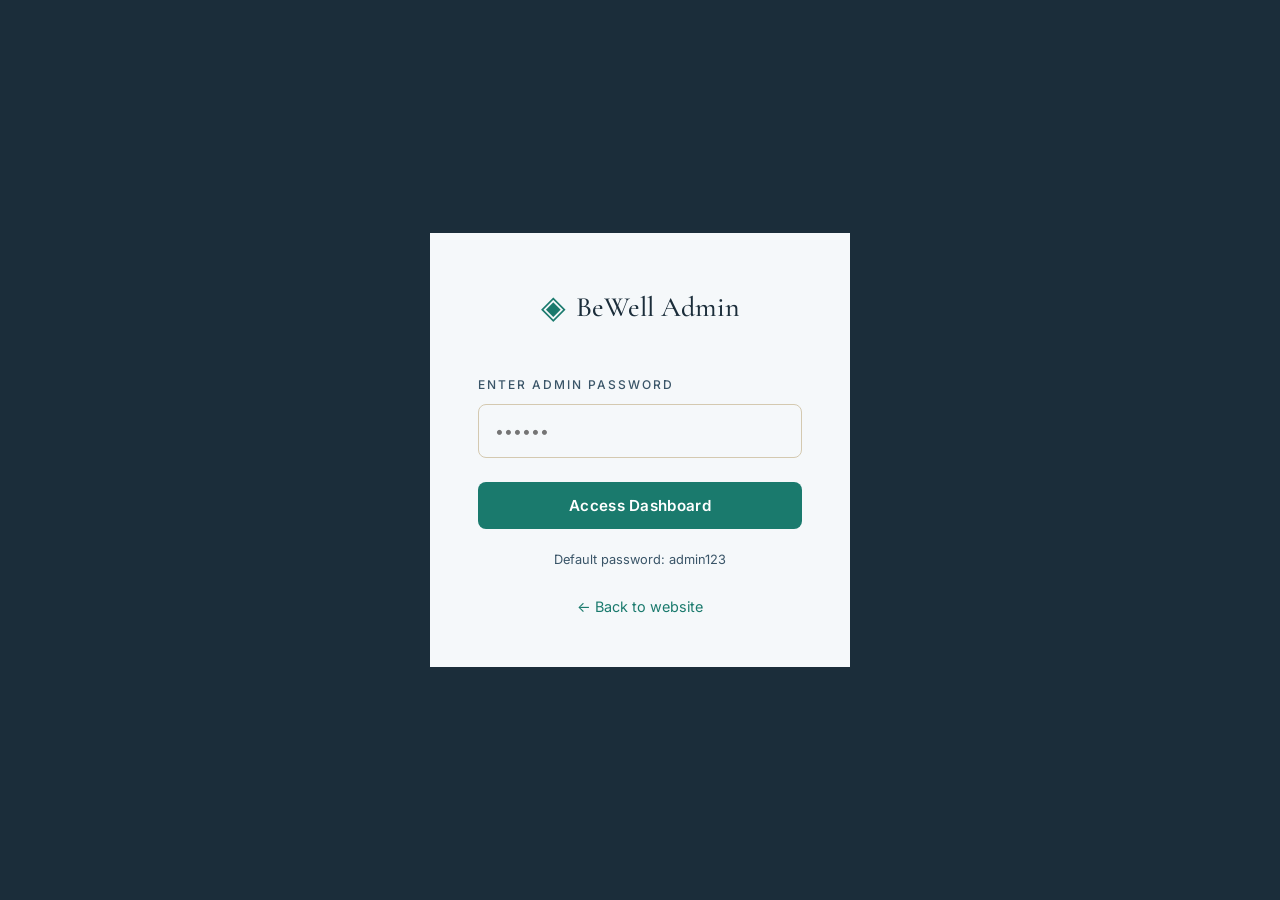
<file: admin.html>
<!DOCTYPE html>
<html lang="en">
<head>
    <meta charset="UTF-8">
    <meta name="viewport" content="width=device-width, initial-scale=1.0">
    <title>Admin | Event Manager - BeWell</title>
    <link rel="preconnect" href="https://fonts.googleapis.com">
    <link rel="preconnect" href="https://fonts.gstatic.com" crossorigin>
    <link href="https://fonts.googleapis.com/css2?family=Cormorant+Garamond:ital,wght@0,400;0,500;0,600;1,400&family=Inter:wght@300;400;500&display=swap" rel="stylesheet">
    <link rel="stylesheet" href="styles.css">
    <link rel="stylesheet" href="admin.css">
</head>
<body class="admin-body">
    <!-- Admin Login -->
    <div id="loginScreen" class="login-screen">
        <div class="login-container">
            <div class="login-logo">
                <span class="logo-icon">◈</span>
                <span class="logo-text">BeWell Admin</span>
            </div>
            <form id="loginForm" class="login-form">
                <div class="form-group">
                    <label for="adminPassword">Enter Admin Password</label>
                    <input type="password" id="adminPassword" name="password" placeholder="••••••" required>
                </div>
                <button type="submit" class="btn-primary btn-full">Access Dashboard</button>
            </form>
            <p class="login-hint">Default password: admin123</p>
            <a href="index.html" class="back-link">← Back to website</a>
        </div>
    </div>

    <!-- Admin Dashboard -->
    <div id="adminDashboard" class="admin-dashboard" style="display: none;">
        <!-- Admin Sidebar -->
        <aside class="admin-sidebar">
            <div class="admin-sidebar-header">
                <a href="index.html" class="admin-logo">
                    <span class="logo-icon">◈</span>
                    <span>BeWell Admin</span>
                </a>
            </div>
            <nav class="admin-nav">
                <a href="#" class="admin-nav-item active" data-section="events">
                    <span class="nav-icon">📅</span>
                    Events
                </a>
                <a href="#" class="admin-nav-item" data-section="bookings">
                    <span class="nav-icon">🎫</span>
                    Bookings
                </a>
                <a href="#" class="admin-nav-item" data-section="analytics">
                    <span class="nav-icon">📊</span>
                    Analytics
                </a>
                <a href="#" class="admin-nav-item" data-section="settings">
                    <span class="nav-icon">⚙️</span>
                    Settings
                </a>
            </nav>
            <div class="admin-sidebar-footer">
                <button id="logoutBtn" class="btn-logout">
                    <span>🚪</span> Logout
                </button>
            </div>
        </aside>

        <!-- Admin Main Content -->
        <main class="admin-main">
            <!-- Top Bar -->
            <header class="admin-header">
                <h1 id="pageTitle">Event Management</h1>
                <div class="admin-actions">
                    <a href="events.html" target="_blank" class="btn-secondary">View Public Events Page</a>
                    <button id="createEventBtn" class="btn-primary">+ Create New Event</button>
                </div>
            </header>

            <!-- Events Section -->
            <section id="eventsSection" class="admin-section active">
                <!-- Stats Cards -->
                <div class="admin-stats">
                    <div class="stat-card">
                        <span class="stat-label">Total Events</span>
                        <span id="totalEvents" class="stat-value">0</span>
                    </div>
                    <div class="stat-card">
                        <span class="stat-label">Active Events</span>
                        <span id="activeEvents" class="stat-value">0</span>
                    </div>
                    <div class="stat-card">
                        <span class="stat-label">Sold Out</span>
                        <span id="soldOutEvents" class="stat-value">0</span>
                    </div>
                    <div class="stat-card">
                        <span class="stat-label">Total Bookings</span>
                        <span id="totalBookings" class="stat-value">0</span>
                    </div>
                </div>

                <!-- Events Filter -->
                <div class="admin-filter-bar">
                    <div class="filter-group">
                        <select id="adminEventFilter">
                            <option value="all">All Events</option>
                            <option value="active">Active</option>
                            <option value="sold-out">Sold Out</option>
                            <option value="cancelled">Cancelled</option>
                        </select>
                    </div>
                    <div class="search-group">
                        <input type="text" id="adminEventSearch" placeholder="Search events...">
                    </div>
                </div>

                <!-- Events Table -->
                <div class="admin-table-container">
                    <table class="admin-table">
                        <thead>
                            <tr>
                                <th>Event</th>
                                <th>Date</th>
                                <th>Price</th>
                                <th>Spots</th>
                                <th>Status</th>
                                <th>Actions</th>
                            </tr>
                        </thead>
                        <tbody id="eventsTableBody">
                            <!-- Events loaded dynamically -->
                        </tbody>
                    </table>
                </div>
            </section>

            <!-- Bookings Section -->
            <section id="bookingsSection" class="admin-section">
                <div class="admin-table-container">
                    <table class="admin-table">
                        <thead>
                            <tr>
                                <th>Name</th>
                                <th>Event</th>
                                <th>Date</th>
                                <th>Spots</th>
                                <th>Contact</th>
                                <th>Status</th>
                            </tr>
                        </thead>
                        <tbody id="bookingsTableBody">
                            <tr>
                                <td colspan="6" class="empty-state">No bookings yet</td>
                            </tr>
                        </tbody>
                    </table>
                </div>
            </section>

            <!-- Analytics Section -->
            <section id="analyticsSection" class="admin-section">
                <div class="analytics-grid">
                    <div class="analytics-card">
                        <h3>Events by Month</h3>
                        <div id="monthlyChart" class="chart-placeholder">
                            <div class="bar-chart">
                                <div class="bar" style="height: 40%"><span>Mar</span></div>
                                <div class="bar" style="height: 70%"><span>Apr</span></div>
                                <div class="bar" style="height: 30%"><span>May</span></div>
                                <div class="bar" style="height: 50%"><span>Jun</span></div>
                            </div>
                        </div>
                    </div>
                    <div class="analytics-card">
                        <h3>Popular Event Types</h3>
                        <div class="popular-types">
                            <div class="type-item">
                                <span class="type-name">Workshops</span>
                                <span class="type-bar" style="width: 75%"></span>
                                <span class="type-value">75%</span>
                            </div>
                            <div class="type-item">
                                <span class="type-name">Ice Bath</span>
                                <span class="type-bar" style="width: 60%"></span>
                                <span class="type-value">60%</span>
                            </div>
                            <div class="type-item">
                                <span class="type-name">Corporate</span>
                                <span class="type-bar" style="width: 40%"></span>
                                <span class="type-value">40%</span>
                            </div>
                            <div class="type-item">
                                <span class="type-name">Breathwork</span>
                                <span class="type-bar" style="width: 55%"></span>
                                <span class="type-value">55%</span>
                            </div>
                        </div>
                    </div>
                </div>
            </section>

            <!-- Settings Section -->
            <section id="settingsSection" class="admin-section">
                <div class="settings-form">
                    <h3>Admin Settings</h3>
                    <div class="form-group">
                        <label for="adminEmail">Notification Email</label>
                        <input type="email" id="adminEmail" value="terry@bewell.com">
                    </div>
                    <div class="form-group">
                        <label for="newPassword">Change Password</label>
                        <input type="password" id="newPassword" placeholder="Enter new password">
                    </div>
                    <div class="form-group">
                        <label class="checkbox-label">
                            <input type="checkbox" checked>
                            Email notifications for new bookings
                        </label>
                    </div>
                    <div class="form-group">
                        <label class="checkbox-label">
                            <input type="checkbox" checked>
                            Email notifications when event sells out
                        </label>
                    </div>
                    <button class="btn-primary">Save Settings</button>
                </div>
            </section>
        </main>
    </div>

    <!-- Create/Edit Event Modal -->
    <div id="eventModal" class="modal admin-modal">
        <div class="modal-content modal-xlarge">
            <div class="modal-header">
                <h2 id="modalTitle">Create New Event</h2>
                <button class="modal-close" onclick="closeEventModal()">&times;</button>
            </div>
            <form id="eventForm" class="event-form">
                <input type="hidden" id="eventId" name="eventId">
                
                <div class="form-grid">
                    <div class="form-col">
                        <div class="form-group">
                            <label for="eventTitle">Event Title *</label>
                            <input type="text" id="eventTitle" name="title" required placeholder="e.g., Wim Hof Method Workshop">
                        </div>
                        
                        <div class="form-row">
                            <div class="form-group">
                                <label for="eventDateInput">Date *</label>
                                <input type="date" id="eventDateInput" name="date" required>
                            </div>
                            <div class="form-group">
                                <label for="eventTimeInput">Time *</label>
                                <input type="time" id="eventTimeInput" name="time" required>
                            </div>
                        </div>

                        <div class="form-group">
                            <label for="eventDuration">Duration *</label>
                            <input type="text" id="eventDuration" name="duration" required placeholder="e.g., 3 hours">
                        </div>

                        <div class="form-group">
                            <label for="eventLocation">Location *</label>
                            <input type="text" id="eventLocation" name="location" required placeholder="Full address">
                        </div>

                        <div class="form-row">
                            <div class="form-group">
                                <label for="eventPrice">Price ($) *</label>
                                <input type="number" id="eventPrice" name="price" min="0" required>
                            </div>
                            <div class="form-group">
                                <label for="eventCapacity">Capacity *</label>
                                <input type="number" id="eventCapacity" name="capacity" min="1" required>
                            </div>
                        </div>
                    </div>

                    <div class="form-col">
                        <div class="form-group">
                            <label for="eventShortDesc">Short Description</label>
                            <input type="text" id="eventShortDesc" name="shortDescription" maxlength="150" placeholder="Brief summary for event cards">
                            <small>Max 150 characters, used on event listing page</small>
                        </div>

                        <div class="form-group">
                            <label for="eventDescription">Full Description *</label>
                            <textarea id="eventDescription" name="description" rows="6" required placeholder="Detailed event description..."></textarea>
                        </div>

                        <div class="form-group">
                            <label>Event Image</label>
                            <div class="image-upload">
                                <input type="file" id="eventImageInput" accept="image/*" hidden>
                                <div id="imagePreview" class="image-preview">
                                    <span class="preview-placeholder">📷 Click to upload image</span>
                                </div>
                                <button type="button" class="btn-secondary" onclick="document.getElementById('eventImageInput').click()">Choose Image</button>
                                <small>Or enter image URL:</small>
                                <input type="url" id="eventImageUrl" name="image" placeholder="https://example.com/image.jpg">
                            </div>
                        </div>
                    </div>
                </div>

                <div class="form-row">
                    <div class="form-group">
                        <label>Event Tags</label>
                        <div class="tags-selector">
                            <label class="tag-checkbox"><input type="checkbox" name="tags" value="workshop"> Workshop</label>
                            <label class="tag-checkbox"><input type="checkbox" name="tags" value="breathwork"> Breathwork</label>
                            <label class="tag-checkbox"><input type="checkbox" name="tags" value="ice-bath"> Ice Bath</label>
                            <label class="tag-checkbox"><input type="checkbox" name="tags" value="corporate"> Corporate</label>
                            <label class="tag-checkbox"><input type="checkbox" name="tags" value="advanced"> Advanced</label>
                            <label class="tag-checkbox"><input type="checkbox" name="tags" value="fundamentals"> Fundamentals</label>
                            <label class="tag-checkbox"><input type="checkbox" name="tags" value="morning"> Morning</label>
                            <label class="tag-checkbox"><input type="checkbox" name="tags" value="ceremony"> Ceremony</label>
                        </div>
                    </div>
                </div>

                <div class="form-row">
                    <div class="form-group">
                        <label class="checkbox-label">
                            <input type="checkbox" id="eventFeatured" name="featured">
                            Feature this event on homepage
                        </label>
                    </div>
                </div>

                <div class="modal-actions">
                    <button type="button" class="btn-secondary" onclick="closeEventModal()">Cancel</button>
                    <button type="submit" class="btn-primary">Save Event</button>
                </div>
            </form>
        </div>
    </div>

    <!-- Delete Confirmation Modal -->
    <div id="deleteModal" class="modal">
        <div class="modal-content modal-small">
            <h3>Delete Event?</h3>
            <p>Are you sure you want to delete this event? This action cannot be undone.</p>
            <div class="modal-actions">
                <button class="btn-secondary" onclick="closeDeleteModal()">Cancel</button>
                <button id="confirmDelete" class="btn-danger">Delete</button>
            </div>
        </div>
    </div>

    <!-- Toast Notifications -->
    <div id="toastContainer" class="toast-container"></div>

    <script src="admin.js"></script>
</body>
</html>
</file>
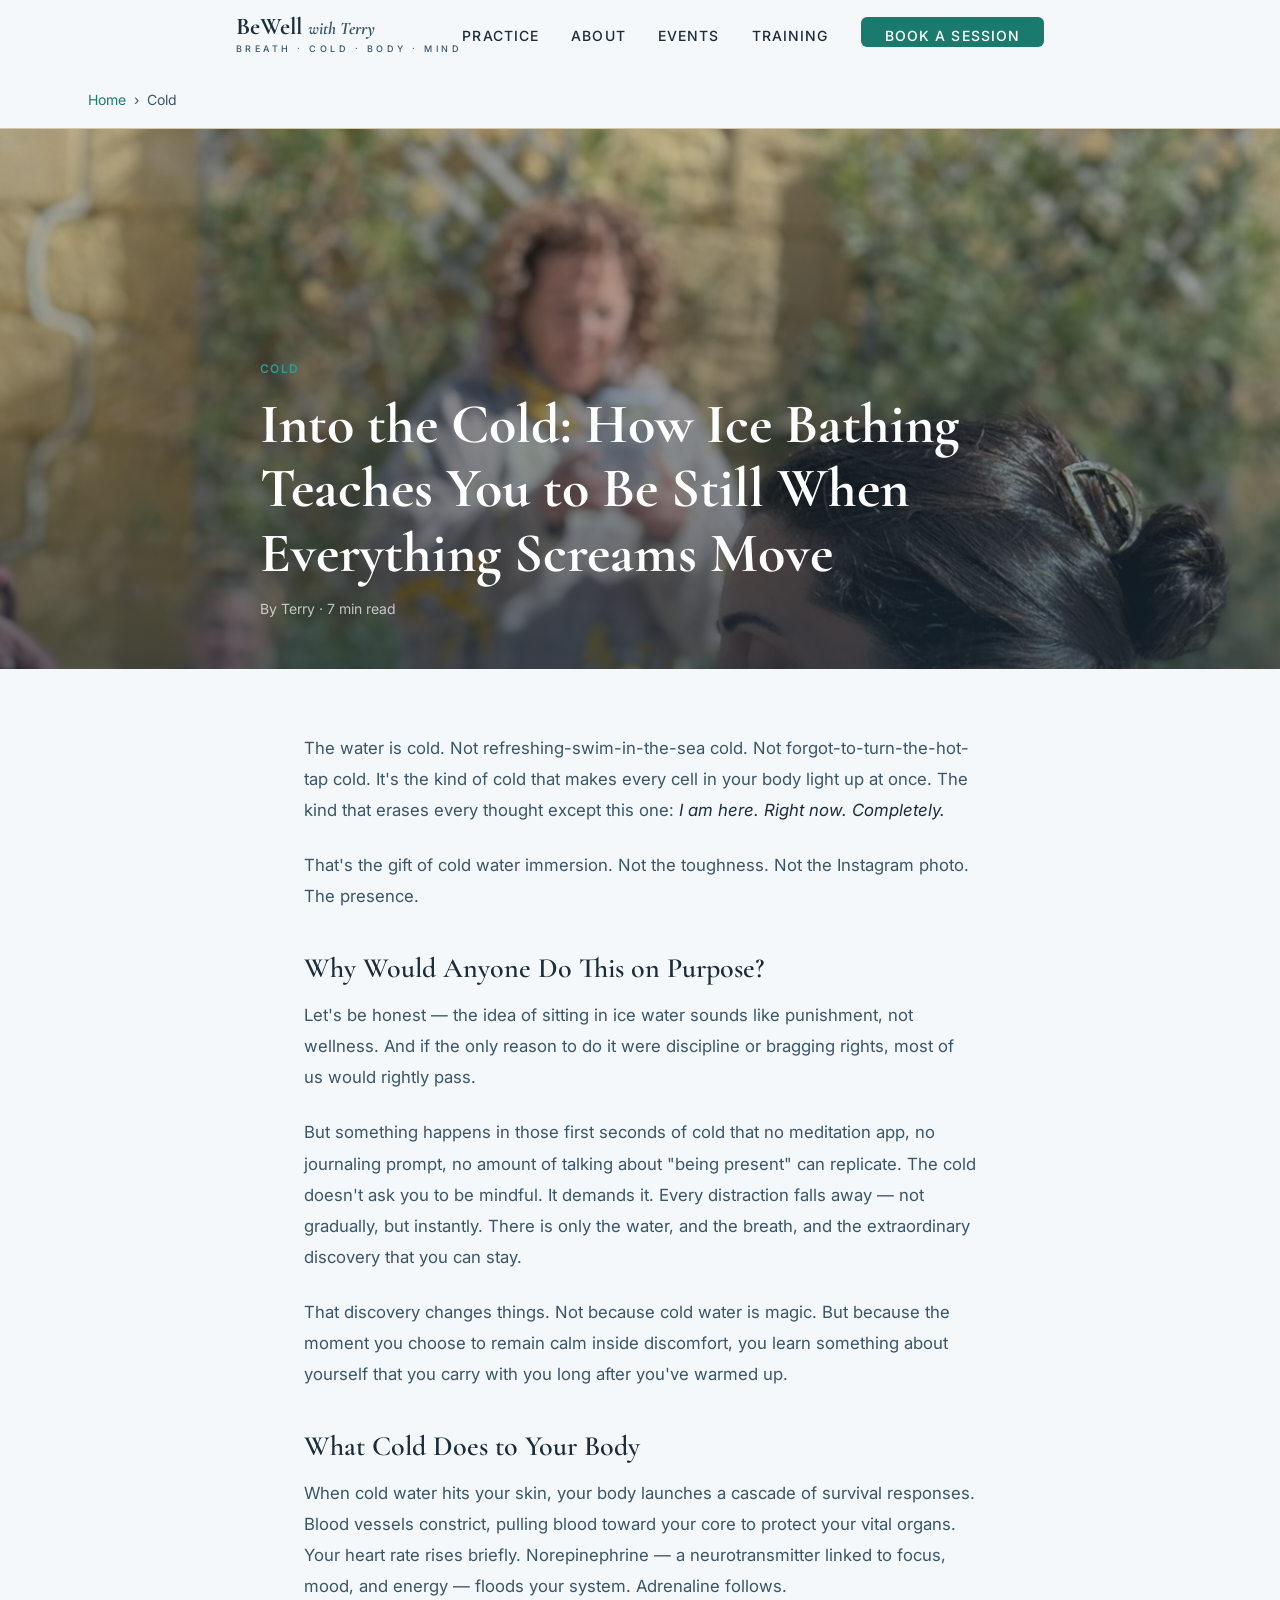
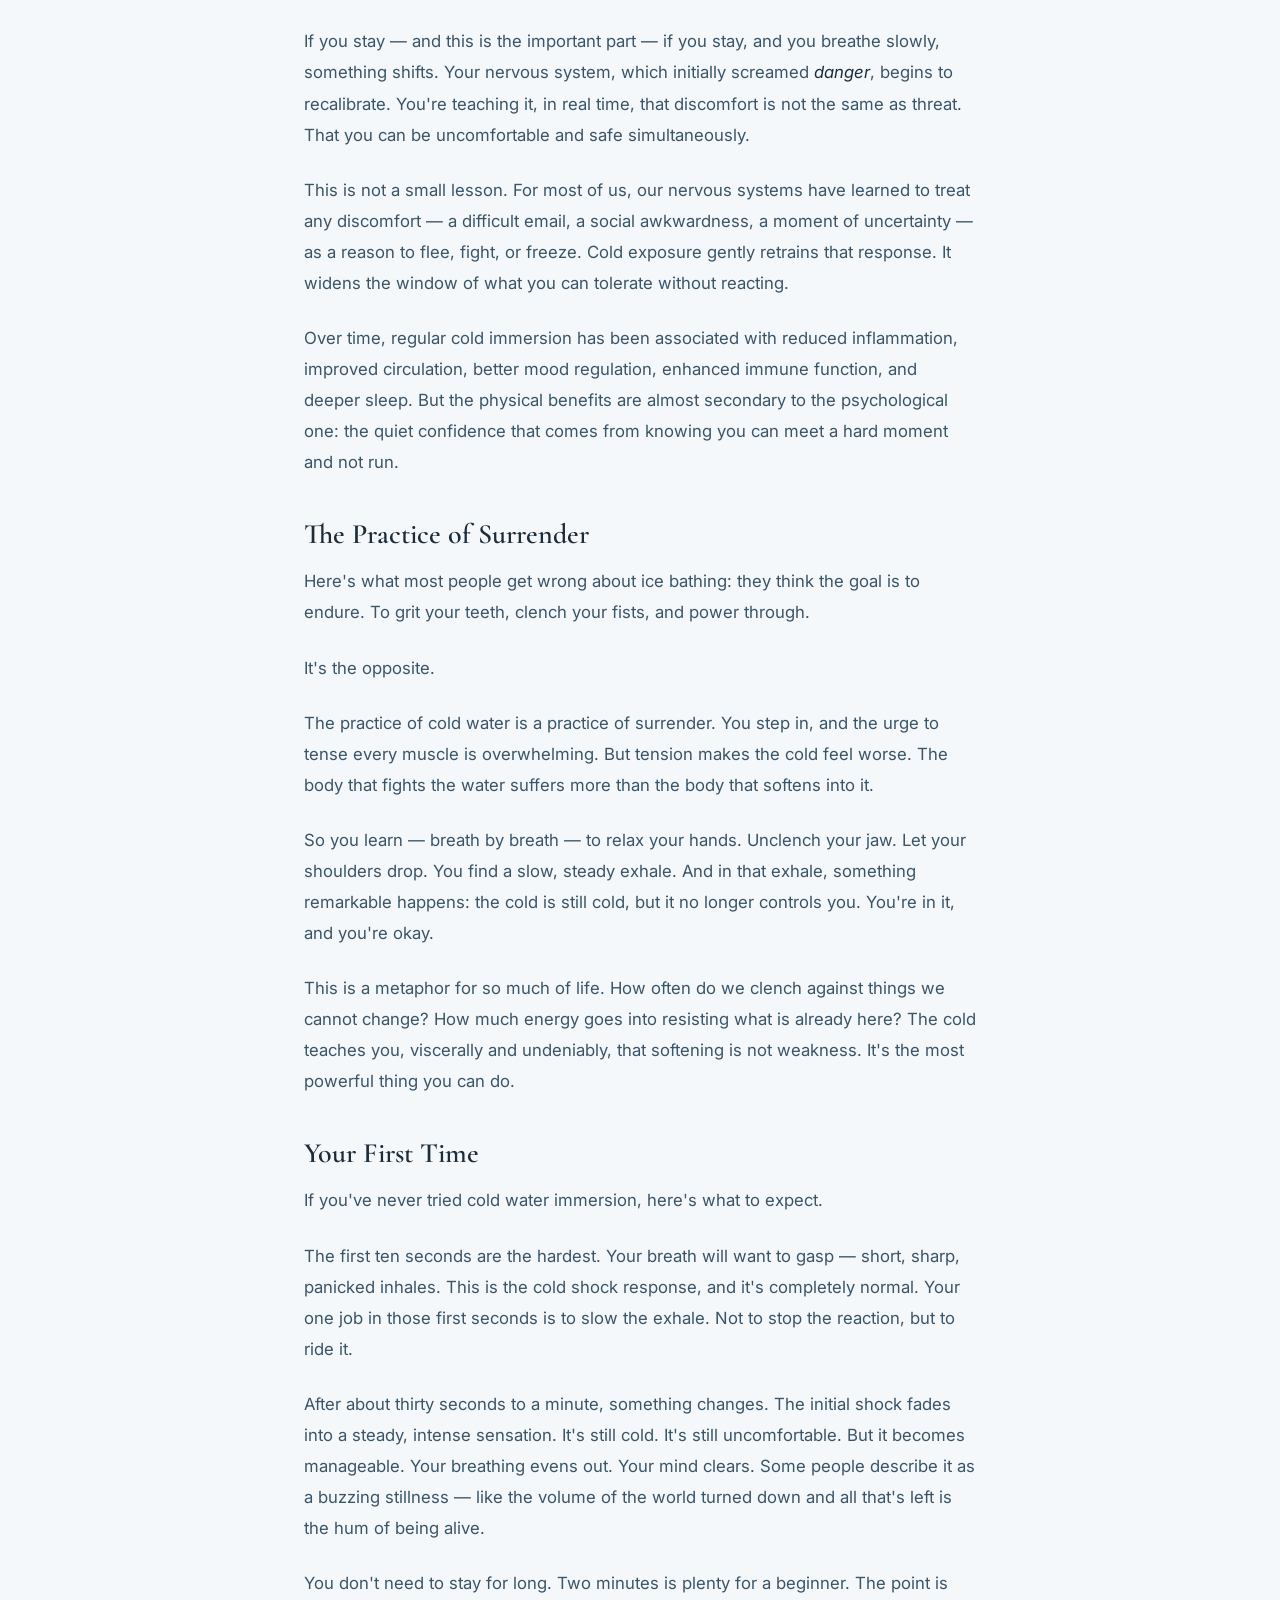
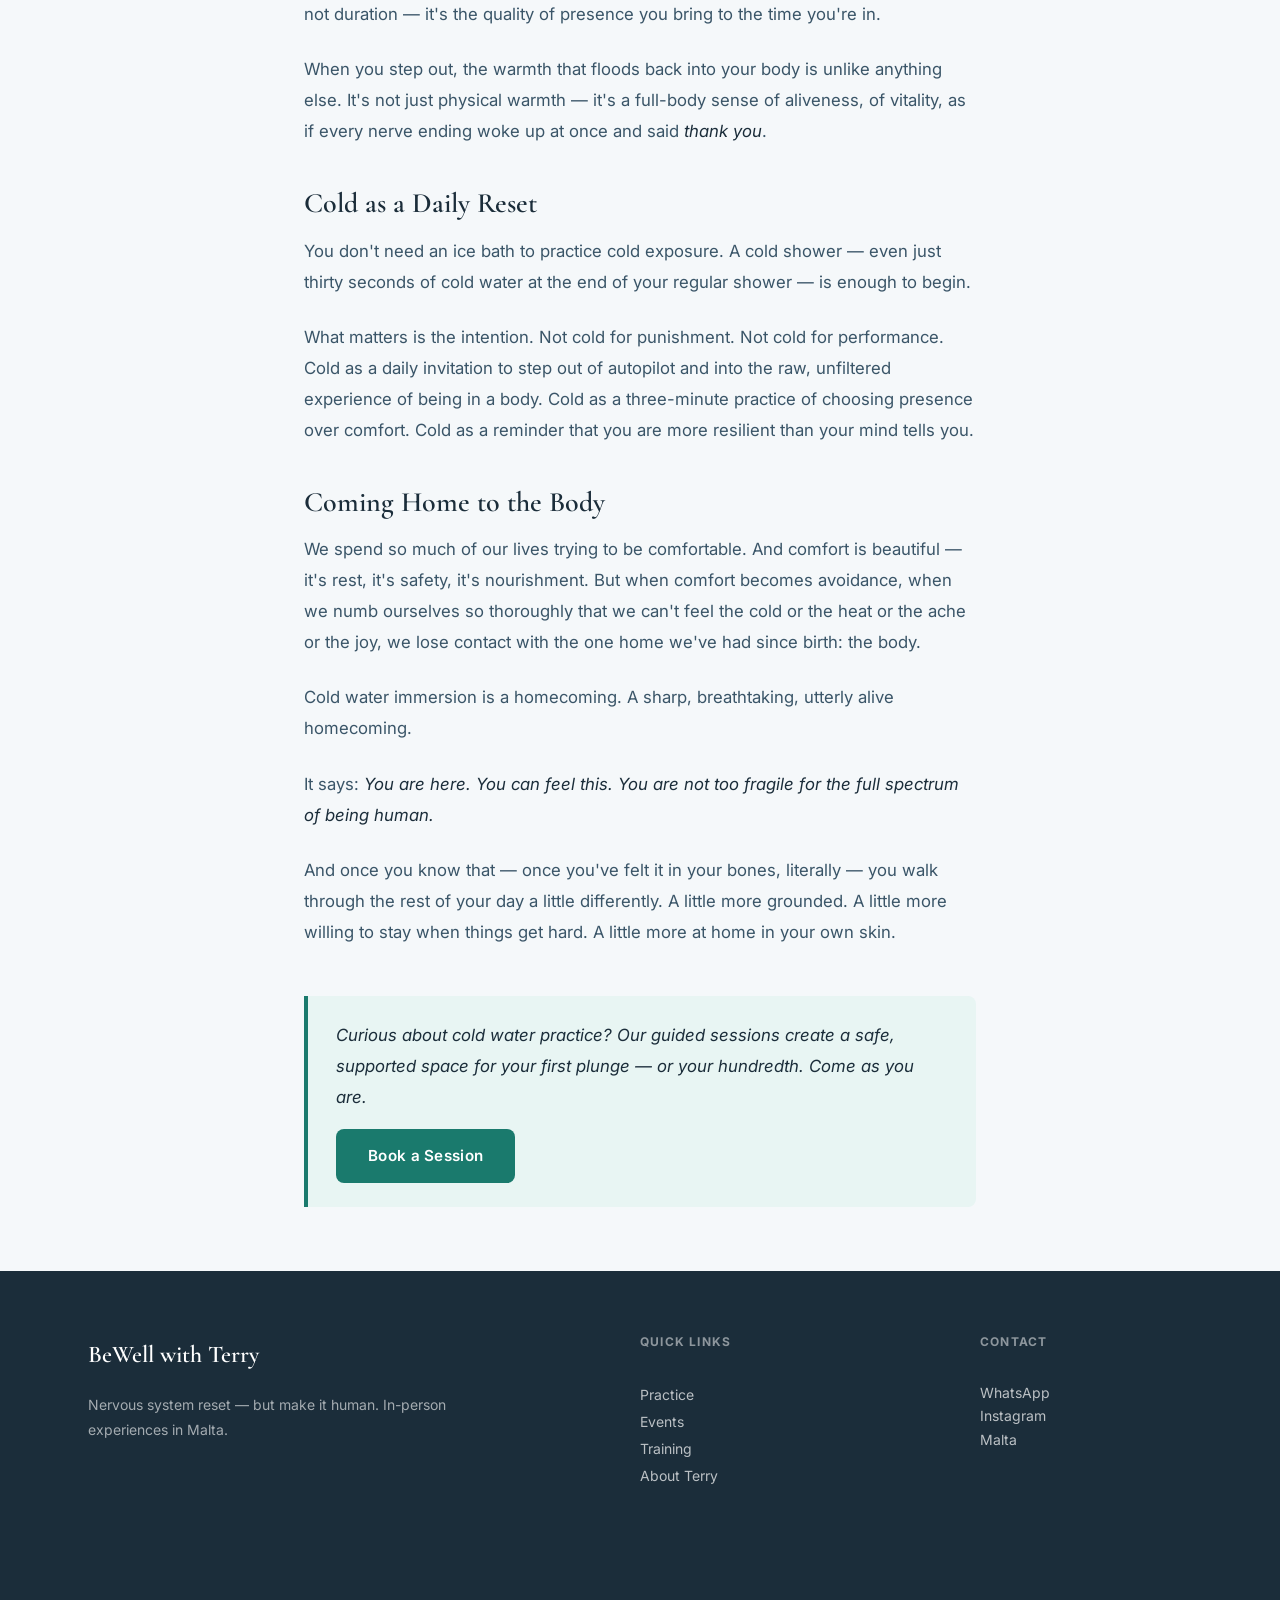
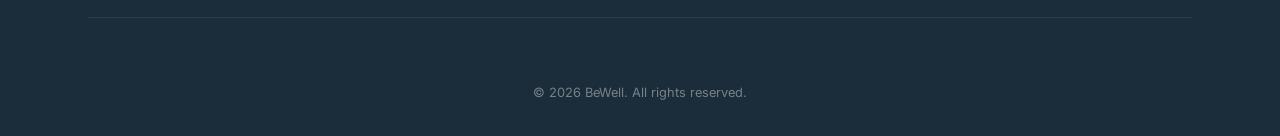
<file: blog-cold.html>
<!DOCTYPE html>
<html lang="en">
<head>
    <meta charset="UTF-8">
    <meta name="viewport" content="width=device-width, initial-scale=1.0">
    <title>Into the Cold | BeWell with Terry</title>
    <link rel="preconnect" href="https://fonts.googleapis.com">
    <link rel="preconnect" href="https://fonts.gstatic.com" crossorigin>
    <link href="https://fonts.googleapis.com/css2?family=Cormorant+Garamond:ital,wght@0,400;0,600;0,700;1,400&family=Inter:wght@300;400;500;600&family=Playfair+Display:ital@1&display=swap" rel="stylesheet">
    <link rel="stylesheet" href="styles.css">
    <style>
        .blog-hero {
            position: relative;
            height: 60vh;
            min-height: 400px;
            overflow: hidden;
        }
        .blog-hero img {
            width: 100%;
            height: 100%;
            object-fit: cover;
            object-position: center top;
        }
        .blog-hero-overlay {
            position: absolute;
            inset: 0;
            background: linear-gradient(to bottom, rgba(27,45,58,0.2) 0%, rgba(27,45,58,0.7) 100%);
            display: flex;
            align-items: flex-end;
            padding-bottom: 48px;
        }
        .blog-hero-text {
            color: #fff;
            max-width: 760px;
        }
        .blog-tag {
            display: inline-block;
            font-family: var(--font-sans);
            font-size: 0.75rem;
            font-weight: 600;
            letter-spacing: 0.12em;
            text-transform: uppercase;
            color: var(--color-primary-light);
            margin-bottom: 12px;
        }
        .blog-hero-text h1 {
            font-size: clamp(2rem, 5vw, 3.5rem);
            font-weight: 700;
            color: #fff;
            line-height: 1.15;
            margin-bottom: 12px;
        }
        .blog-meta {
            font-family: var(--font-sans);
            font-size: 0.875rem;
            color: rgba(255,255,255,0.7);
        }
        .blog-body {
            max-width: 720px;
            margin: 64px auto;
            padding: 0 24px;
        }
        .blog-body h2 {
            font-size: 1.75rem;
            color: var(--color-dark);
            margin: 2.5rem 0 1rem;
        }
        .blog-body p {
            font-size: 1.05rem;
            color: var(--color-dark-light);
            line-height: 1.85;
            margin-bottom: 1.5rem;
        }
        .blog-body em {
            font-style: italic;
            color: var(--color-dark);
        }
        .blog-cta-block {
            background: #e8f5f3;
            border-left: 4px solid var(--color-primary);
            padding: 24px 28px;
            border-radius: 0 8px 8px 0;
            margin: 3rem 0 0;
        }
        .blog-cta-block p {
            margin: 0 0 16px;
            color: var(--color-dark);
            font-style: italic;
        }
        .blog-nav {
            background: var(--color-bg);
            padding: 16px 0;
            border-bottom: 1px solid var(--color-sand-dark);
        }
        .blog-nav .container {
            display: flex;
            align-items: center;
            gap: 8px;
            font-size: 0.875rem;
            color: var(--color-dark-light);
        }
        .blog-nav a { color: var(--color-primary); }
        .blog-nav a:hover { text-decoration: underline; }
        .blog-nav span { color: var(--color-dark-light); }
    </style>
</head>
<body>
    <!-- Navigation -->
    <nav class="navbar scrolled">
        <div class="container">
            <a href="index.html" class="logo">
                <div class="logo-wordmark">
                    <span>BeWell</span>
                    <span class="with-terry">with Terry</span>
                </div>
                <span class="logo-tagline">Breath · Cold · Body · Mind</span>
            </a>
            <ul class="nav-links">
                <li><a href="index.html#practice">Practice</a></li>
                <li><a href="index.html#about">About</a></li>
                <li><a href="events.html">Events</a></li>
                <li><a href="index.html#training">Training</a></li>
                <li><a href="https://wa.me/35679252144" target="_blank" class="nav-cta">Book a Session</a></li>
            </ul>
            <button class="mobile-menu-btn" aria-label="Toggle menu">
                <span></span><span></span><span></span>
            </button>
        </div>
    </nav>

    <!-- Breadcrumb -->
    <div class="blog-nav" style="margin-top:72px;">
        <div class="container">
            <a href="index.html">Home</a>
            <span>›</span>
            <span>Cold</span>
        </div>
    </div>

    <!-- Hero -->
    <div class="blog-hero">
        <img src="cold.jpeg" alt="Ice bathing session">
        <div class="blog-hero-overlay">
            <div class="container">
                <div class="blog-hero-text">
                    <span class="blog-tag">Cold</span>
                    <h1>Into the Cold: How Ice Bathing Teaches You to Be Still When Everything Screams Move</h1>
                    <p class="blog-meta">By Terry · 7 min read</p>
                </div>
            </div>
        </div>
    </div>

    <!-- Content -->
    <article class="blog-body">
        <p>The water is cold. Not refreshing-swim-in-the-sea cold. Not forgot-to-turn-the-hot-tap cold. It's the kind of cold that makes every cell in your body light up at once. The kind that erases every thought except this one: <em>I am here. Right now. Completely.</em></p>
        <p>That's the gift of cold water immersion. Not the toughness. Not the Instagram photo. The presence.</p>

        <h2>Why Would Anyone Do This on Purpose?</h2>
        <p>Let's be honest — the idea of sitting in ice water sounds like punishment, not wellness. And if the only reason to do it were discipline or bragging rights, most of us would rightly pass.</p>
        <p>But something happens in those first seconds of cold that no meditation app, no journaling prompt, no amount of talking about "being present" can replicate. The cold doesn't ask you to be mindful. It demands it. Every distraction falls away — not gradually, but instantly. There is only the water, and the breath, and the extraordinary discovery that you can stay.</p>
        <p>That discovery changes things. Not because cold water is magic. But because the moment you choose to remain calm inside discomfort, you learn something about yourself that you carry with you long after you've warmed up.</p>

        <h2>What Cold Does to Your Body</h2>
        <p>When cold water hits your skin, your body launches a cascade of survival responses. Blood vessels constrict, pulling blood toward your core to protect your vital organs. Your heart rate rises briefly. Norepinephrine — a neurotransmitter linked to focus, mood, and energy — floods your system. Adrenaline follows.</p>
        <p>If you stay — and this is the important part — if you stay, and you breathe slowly, something shifts. Your nervous system, which initially screamed <em>danger</em>, begins to recalibrate. You're teaching it, in real time, that discomfort is not the same as threat. That you can be uncomfortable and safe simultaneously.</p>
        <p>This is not a small lesson. For most of us, our nervous systems have learned to treat any discomfort — a difficult email, a social awkwardness, a moment of uncertainty — as a reason to flee, fight, or freeze. Cold exposure gently retrains that response. It widens the window of what you can tolerate without reacting.</p>
        <p>Over time, regular cold immersion has been associated with reduced inflammation, improved circulation, better mood regulation, enhanced immune function, and deeper sleep. But the physical benefits are almost secondary to the psychological one: the quiet confidence that comes from knowing you can meet a hard moment and not run.</p>

        <h2>The Practice of Surrender</h2>
        <p>Here's what most people get wrong about ice bathing: they think the goal is to endure. To grit your teeth, clench your fists, and power through.</p>
        <p>It's the opposite.</p>
        <p>The practice of cold water is a practice of surrender. You step in, and the urge to tense every muscle is overwhelming. But tension makes the cold feel worse. The body that fights the water suffers more than the body that softens into it.</p>
        <p>So you learn — breath by breath — to relax your hands. Unclench your jaw. Let your shoulders drop. You find a slow, steady exhale. And in that exhale, something remarkable happens: the cold is still cold, but it no longer controls you. You're in it, and you're okay.</p>
        <p>This is a metaphor for so much of life. How often do we clench against things we cannot change? How much energy goes into resisting what is already here? The cold teaches you, viscerally and undeniably, that softening is not weakness. It's the most powerful thing you can do.</p>

        <h2>Your First Time</h2>
        <p>If you've never tried cold water immersion, here's what to expect.</p>
        <p>The first ten seconds are the hardest. Your breath will want to gasp — short, sharp, panicked inhales. This is the cold shock response, and it's completely normal. Your one job in those first seconds is to slow the exhale. Not to stop the reaction, but to ride it.</p>
        <p>After about thirty seconds to a minute, something changes. The initial shock fades into a steady, intense sensation. It's still cold. It's still uncomfortable. But it becomes manageable. Your breathing evens out. Your mind clears. Some people describe it as a buzzing stillness — like the volume of the world turned down and all that's left is the hum of being alive.</p>
        <p>You don't need to stay for long. Two minutes is plenty for a beginner. The point is not duration — it's the quality of presence you bring to the time you're in.</p>
        <p>When you step out, the warmth that floods back into your body is unlike anything else. It's not just physical warmth — it's a full-body sense of aliveness, of vitality, as if every nerve ending woke up at once and said <em>thank you</em>.</p>

        <h2>Cold as a Daily Reset</h2>
        <p>You don't need an ice bath to practice cold exposure. A cold shower — even just thirty seconds of cold water at the end of your regular shower — is enough to begin.</p>
        <p>What matters is the intention. Not cold for punishment. Not cold for performance. Cold as a daily invitation to step out of autopilot and into the raw, unfiltered experience of being in a body. Cold as a three-minute practice of choosing presence over comfort. Cold as a reminder that you are more resilient than your mind tells you.</p>

        <h2>Coming Home to the Body</h2>
        <p>We spend so much of our lives trying to be comfortable. And comfort is beautiful — it's rest, it's safety, it's nourishment. But when comfort becomes avoidance, when we numb ourselves so thoroughly that we can't feel the cold or the heat or the ache or the joy, we lose contact with the one home we've had since birth: the body.</p>
        <p>Cold water immersion is a homecoming. A sharp, breathtaking, utterly alive homecoming.</p>
        <p>It says: <em>You are here. You can feel this. You are not too fragile for the full spectrum of being human.</em></p>
        <p>And once you know that — once you've felt it in your bones, literally — you walk through the rest of your day a little differently. A little more grounded. A little more willing to stay when things get hard. A little more at home in your own skin.</p>

        <div class="blog-cta-block">
            <p>Curious about cold water practice? Our guided sessions create a safe, supported space for your first plunge — or your hundredth. Come as you are.</p>
            <a href="https://wa.me/35679252144" target="_blank" class="btn-cta-primary">Book a Session</a>
        </div>
    </article>

    <!-- Footer -->
    <footer class="footer-editorial">
        <div class="container">
            <div class="footer-grid-editorial">
                <div class="footer-brand">
                    <a href="index.html" class="footer-logo">BeWell with Terry</a>
                    <p>Nervous system reset — but make it human. In-person experiences in Malta.</p>
                </div>
                <div class="footer-links">
                    <h4>Quick links</h4>
                    <ul>
                        <li><a href="index.html#practice">Practice</a></li>
                        <li><a href="events.html">Events</a></li>
                        <li><a href="index.html#training">Training</a></li>
                        <li><a href="index.html#about">About Terry</a></li>
                    </ul>
                </div>
                <div class="footer-contact">
                    <h4>Contact</h4>
                    <ul>
                        <li><a href="https://wa.me/35679252144" target="_blank">WhatsApp</a></li>
                        <li><a href="https://www.instagram.com/bewell_with_terry" target="_blank">Instagram</a></li>
                        <li>Malta</li>
                    </ul>
                </div>
            </div>
            <div class="footer-bottom-editorial">
                <p>&copy; 2026 BeWell. All rights reserved.</p>
            </div>
        </div>
    </footer>
    <script src="script.js"></script>
</body>
</html>
</file>
<file: styles.css>
/* ========================================
   BeWell - Editorial Design System
   Inspired by frequencybreathwork.com
   ======================================== */

/* CSS Variables — Malta Ocean Palette */
:root {
    /* ── Primary ── */
    --color-primary:        #1A7A6D;   /* Mediterranean teal — Blue Lagoon */
    --color-primary-light:  #2A9D8F;   /* Hover / highlight state */
    --color-primary-dark:   #145F54;   /* Active / pressed state */

    /* ── Secondary ── */
    --color-sand:           #E8DCC8;   /* Maltese limestone warm sand */
    --color-sand-light:     #F2EDE3;   /* Lighter sand for subtle backgrounds */
    --color-sand-dark:      #D4C9B0;   /* Darker sand for borders */

    /* ── Accent ── */
    --color-coral:          #D4907E;   /* Sunset coral */
    --color-coral-light:    #E4AFA1;   /* Light coral for hover */

    /* ── Neutrals ── */
    --color-bg:             #F5F8FA;   /* Cool off-white, slight blue undertone */
    --color-bg-warm:        #FAF7F2;   /* Warm off-white for alternating sections */
    --color-dark:           #1B2D3A;   /* Deep navy for body text */
    --color-dark-light:     #3A5568;   /* Secondary text */
    --color-white:          #FFFFFF;

    /* ── Overlay ── */
    --color-overlay-dark:   rgba(27, 45, 58, 0.55);  /* Hero overlay */
    --color-overlay-light:  rgba(27, 45, 58, 0.30);  /* Subtle overlay */

    /* ── Spacing rhythm ── */
    --section-padding:      clamp(80px, 10vw, 140px);
    --container-max:        1200px;
    --gap-sm:               1rem;
    --gap-md:               2rem;
    --gap-lg:               4rem;

    /* Backward-compatibility aliases (maps old vars to new palette) */
    --sage:        var(--color-primary);
    --sage-light:  var(--color-primary-light);
    --sage-pale:   var(--color-sand-light);
    --sand:        var(--color-sand);
    --sand-light:  var(--color-sand-light);
    --sand-pale:   var(--color-bg-warm);
    --earth:       var(--color-dark);
    --earth-mid:   var(--color-dark-light);
    --charcoal:    var(--color-dark);
    --white:       var(--color-bg);
    --cream:       var(--color-sand-light);
    --accent:      var(--color-coral);
    --accent-soft: var(--color-coral-light);
    --color-cream:     var(--color-sand-light);
    --color-warm-white: var(--color-bg);
    --color-stone:     var(--color-sand-dark);
    --color-taupe:     var(--color-dark-light);
    --color-charcoal:  var(--color-dark);
    --color-forest:   var(--color-dark);
    --color-sage:    var(--color-primary);
    --color-gold:    var(--color-coral);

    /* Typography */
    --font-serif: 'Cormorant Garamond', Georgia, serif;
    --font-sans: 'Inter', -apple-system, BlinkMacSystemFont, sans-serif;
    --font-script: 'Playfair Display', Georgia, serif;

    /* Spacing */
    --space-xs: 0.5rem;
    --space-sm: 1rem;
    --space-md: 2rem;
    --space-lg: 4rem;
    --space-xl: 8rem;

    /* Transitions */
    --transition-smooth: all 0.4s cubic-bezier(0.4, 0, 0.2, 1);
}

/* Reset & Base */
*, *::before, *::after {
    box-sizing: border-box;
    margin: 0;
    padding: 0;
}

html {
    scroll-behavior: smooth;
    font-size: 16px;
}

body {
    font-family: var(--font-sans);
    font-weight: 400;
    font-size: 16px;
    color: var(--color-dark);
    background: var(--color-bg);
    line-height: 1.7;
    -webkit-font-smoothing: antialiased;
}

h1, h2, h3, h4 {
    font-family: var(--font-serif);
    color: var(--color-dark);
    line-height: 1.15;
}

h1 { font-size: 3.5rem; font-weight: 700; }
h2 { font-size: 2.5rem; font-weight: 600; }
h3 { font-size: 1.75rem; font-weight: 600; }

a {
    text-decoration: none;
    color: inherit;
}

p a, .contact-item a, .link-arrow, .link-arrow-about {
    color: var(--color-primary);
}
p a:hover, .contact-item a:hover {
    text-decoration: underline;
}

ul {
    list-style: none;
}

img {
    max-width: 100%;
    height: auto;
    display: block;
}

.container {
    max-width: var(--container-max);
    margin: 0 auto;
    padding: 0 24px;
}

@media (min-width: 768px) {
    .container { padding: 0 48px; }
}

/* Focus visible for accessibility */
*:focus-visible {
    outline: 2px solid var(--color-primary);
    outline-offset: 2px;
}

@media (prefers-reduced-motion: reduce) {
    *, *::before, *::after {
        animation-duration: 0.01ms !important;
        animation-iteration-count: 1 !important;
        transition-duration: 0.01ms !important;
    }
}

/* ========================================
   Navigation
   ======================================== */
.navbar {
    position: fixed;
    top: 0;
    left: 0;
    right: 0;
    z-index: 1000;
    height: 72px;
    display: flex;
    align-items: center;
    transition: background 0.3s ease, box-shadow 0.3s ease, border-color 0.3s ease;
    background: transparent;
    border-bottom: 1px solid transparent;
}

.navbar.scrolled {
    background: rgba(245, 248, 250, 0.92);
    backdrop-filter: blur(12px);
    box-shadow: 0 2px 20px rgba(27, 45, 58, 0.06);
    border-bottom-color: var(--color-sand-dark);
}

.navbar .container {
    display: flex;
    align-items: center;
    justify-content: space-between;
}

.logo {
    display: flex;
    flex-direction: column;
    gap: 2px;
    font-family: var(--font-serif);
    font-size: 1.5rem;
    font-weight: 700;
    color: var(--color-dark);
    text-decoration: none;
}

.logo-wordmark {
    display: flex;
    align-items: baseline;
    gap: 6px;
    line-height: 1;
}

.logo-wordmark .with-terry {
    font-style: italic;
    font-size: 1.1rem;
    color: var(--color-dark-light);
}

.logo-tagline {
    font-family: var(--font-sans);
    font-size: 9px;
    font-weight: 500;
    letter-spacing: 3.5px;
    text-transform: uppercase;
    color: var(--color-dark-light);
}

.nav-links {
    display: flex;
    align-items: center;
    gap: var(--space-md);
}

.nav-links a {
    font-family: var(--font-sans);
    font-size: 0.875rem;
    font-weight: 500;
    letter-spacing: 0.08em;
    text-transform: uppercase;
    color: var(--color-dark);
    position: relative;
    padding-bottom: 3px;
    transition: color 0.3s ease;
}

.nav-links a:hover {
    color: var(--color-primary);
}

.nav-links a:hover::after {
    width: 100%;
}

.nav-links a::after {
    content: '';
    position: absolute;
    bottom: 0;
    left: 0;
    width: 0;
    height: 2px;
    background: var(--color-primary);
    transition: width 0.3s ease;
}

.nav-cta {
    padding: 10px 24px;
    background: var(--color-primary);
    color: var(--color-white) !important;
    border-radius: 6px;
    font-weight: 600;
    transition: background 0.3s ease;
}

.nav-cta:hover {
    background: var(--color-primary-dark);
}

.nav-cta::after {
    display: none !important;
}

.mobile-menu-btn {
    display: none;
    flex-direction: column;
    gap: 6px;
    background: none;
    border: none;
    cursor: pointer;
    padding: 5px;
}

.mobile-menu-btn span {
    display: block;
    width: 24px;
    height: 1px;
    background: var(--color-dark);
    transition: var(--transition-smooth);
}

.mobile-menu-btn.active span:nth-child(1) {
    transform: translateY(7px) rotate(45deg);
}

.mobile-menu-btn.active span:nth-child(2) {
    opacity: 0;
    transform: scaleX(0);
}

.mobile-menu-btn.active span:nth-child(3) {
    transform: translateY(-7px) rotate(-45deg);
}

/* ========================================
   Hero
   ======================================== */
.hero-editorial {
    position: relative;
    min-height: 100vh;
    display: flex;
    align-items: center;
    justify-content: center;
    overflow: hidden;
}

.hero-container {
    position: relative;
    z-index: 1;
    text-align: center;
}

.hero-bg {
    position: absolute;
    inset: 0;
    z-index: -1;
}

.hero-bg img {
    width: 100%;
    height: 100%;
    object-fit: cover;
}

.hero-overlay {
    position: absolute;
    inset: 0;
    background: linear-gradient(
        to bottom,
        rgba(27, 45, 58, 0.15) 0%,
        rgba(27, 45, 58, 0.55) 70%,
        rgba(27, 45, 58, 0.8) 100%
    );
}

.hero-content-editorial {
    max-width: 800px;
    margin: 0 auto;
    color: var(--color-white);
}

.hero-title-editorial {
    margin-bottom: var(--space-md);
}

.hero-line-main {
    display: block;
    font-family: var(--font-serif);
    font-size: clamp(2.5rem, 5vw, 4rem);
    font-weight: 700;
    color: var(--color-white);
    margin-bottom: 0.25em;
    opacity: 0;
    animation: heroFadeUp 0.8s ease forwards;
}

.hero-line-script {
    display: block;
    font-family: var(--font-script);
    font-size: clamp(2rem, 4vw, 3.5rem);
    font-style: italic;
    font-weight: 400;
    color: var(--color-white);
    opacity: 0;
    animation: heroFadeUp 0.8s ease 0.2s forwards;
}

@keyframes heroFadeUp {
    from {
        opacity: 0;
        transform: translateY(20px);
    }
    to {
        opacity: 1;
        transform: translateY(0);
    }
}

.hero-subtitle {
    font-family: var(--font-sans);
    font-size: 1.1rem;
    max-width: 540px;
    margin: 0 auto var(--space-lg);
    color: rgba(255, 255, 255, 0.85);
    line-height: 1.7;
    opacity: 0;
    animation: heroFadeUp 0.8s ease 0.4s forwards;
}

.hero-cta-editorial {
    margin-bottom: var(--space-lg);
    opacity: 0;
    animation: heroFadeUp 0.8s ease 0.8s forwards;
}

.scroll-indicator-editorial {
    display: flex;
    flex-direction: column;
    align-items: center;
    margin-top: var(--space-lg);
}

.scroll-line {
    width: 1px;
    height: 40px;
    background: var(--color-white);
    animation: scrollBounce 2s ease-in-out infinite;
}

@keyframes scrollBounce {
    0%, 100% { transform: scaleY(1); opacity: 1; }
    50% { transform: scaleY(0.7); opacity: 0.6; }
}

/* CTA Buttons */
.btn-cta-primary {
    display: inline-flex;
    align-items: center;
    justify-content: center;
    padding: 14px 32px;
    background: var(--color-primary);
    color: var(--color-white);
    font-family: var(--font-sans);
    font-size: 0.95rem;
    font-weight: 600;
    letter-spacing: 0.02em;
    border: none;
    border-radius: 8px;
    cursor: pointer;
    text-decoration: none;
    transition: all 0.3s ease;
}

.btn-cta-primary:hover {
    background: var(--color-primary-dark);
    transform: translateY(-1px);
    box-shadow: 0 4px 12px rgba(26, 122, 109, 0.25);
}

.btn-cta-hero {
    padding: 16px 40px;
    font-size: 1rem;
}

.btn-cta-hero:hover {
    background: var(--color-white);
    color: var(--color-primary);
}

.btn-cta-secondary {
    display: inline-flex;
    align-items: center;
    padding: 14px 32px;
    background: transparent;
    color: var(--color-primary);
    font-family: var(--font-sans);
    font-size: 0.95rem;
    font-weight: 600;
    letter-spacing: 0.02em;
    border: 2px solid var(--color-primary);
    border-radius: 8px;
    text-decoration: none;
    transition: all 0.3s ease;
}

.btn-cta-secondary:hover {
    background: var(--color-primary);
    color: var(--color-white);
}

.link-arrow-about {
    display: inline-block;
    transition: transform 0.3s ease;
}

.link-arrow-about:hover {
    transform: translateX(4px);
}

/* ========================================
   Trust / Category Bar
   ======================================== */
.trust-bar {
    padding: 20px 0;
    background: #E8DCC8;
    border-bottom: 1px solid #D4C9B0;
}

.trust-bar-inner {
    display: flex;
    flex-wrap: wrap;
    justify-content: center;
    gap: 48px;
    padding: 0 var(--space-md);
}

.trust-bar-inner a {
    font-family: 'Inter', var(--font-sans);
    font-size: 0.8rem;
    font-weight: 600;
    letter-spacing: 0.12em;
    text-transform: uppercase;
    color: #3A5568;
    text-decoration: none;
    transition: color 0.2s ease;
}

.trust-bar-inner a:not(:last-child)::after {
    content: ' · ';
    color: #D4C9B0;
}

.trust-bar-inner a:hover {
    color: #1A7A6D;
}

@media (max-width: 768px) {
    .trust-bar {
        padding: 16px 24px;
    }

    .trust-bar-inner {
        display: grid;
        grid-template-columns: 1fr 1fr;
        gap: 16px;
        text-align: center;
    }

    .trust-bar-inner a:not(:last-child)::after {
        display: none;
    }
}

/* ========================================
   Buttons
   ======================================== */
/* Legacy button aliases - map to new CTA styles */
.btn-primary {
    display: inline-flex;
    align-items: center;
    justify-content: center;
    padding: 14px 32px;
    background: var(--color-primary);
    color: var(--color-white);
    font-family: var(--font-sans);
    font-size: 0.95rem;
    font-weight: 600;
    letter-spacing: 0.02em;
    border: none;
    border-radius: 8px;
    cursor: pointer;
    text-decoration: none;
    transition: all 0.3s ease;
}

.btn-primary:hover {
    background: var(--color-primary-dark);
    transform: translateY(-1px);
    box-shadow: 0 4px 12px rgba(26, 122, 109, 0.25);
}

.btn-large {
    padding: 18px 40px;
    font-size: 1rem;
}

.btn-full {
    width: 100%;
}

.btn-outline {
    display: inline-flex;
    align-items: center;
    padding: 14px 32px;
    border: 2px solid var(--color-primary);
    color: var(--color-primary);
    background: transparent;
    font-family: var(--font-sans);
    font-size: 0.95rem;
    font-weight: 600;
    letter-spacing: 0.02em;
    border-radius: 8px;
    text-decoration: none;
    transition: all 0.3s ease;
}

.btn-outline:hover {
    background: var(--color-primary);
    color: var(--color-white);
}

.btn-sage {
    display: inline-flex;
    align-items: center;
    justify-content: center;
    padding: 14px 32px;
    background: var(--color-primary);
    color: var(--color-white);
    font-family: var(--font-sans);
    font-size: 0.95rem;
    font-weight: 600;
    letter-spacing: 0.02em;
    border: none;
    border-radius: 8px;
    cursor: pointer;
    text-decoration: none;
    transition: all 0.3s ease;
}

.btn-sage:hover {
    background: var(--color-primary-dark);
    transform: translateY(-1px);
}

.btn-secondary {
    display: inline-flex;
    align-items: center;
    padding: 14px 28px;
    border: 1.5px solid var(--sand);
    font-family: var(--font-sans);
    font-size: 12px;
    letter-spacing: 2px;
    text-transform: uppercase;
    border-radius: 2px;
    transition: all 0.25s ease;
}

.btn-secondary:hover {
    border-color: var(--earth);
}

/* ========================================
   Section Labels & Headers
   ======================================== */
.section-label {
    display: block;
    font-family: var(--font-sans);
    font-size: 0.75rem;
    font-weight: 600;
    letter-spacing: 0.12em;
    text-transform: uppercase;
    color: var(--color-primary);
    margin-bottom: 12px;
}

.section-label.light {
    color: var(--color-primary-light);
}

.section-header-editorial {
    margin-bottom: var(--space-lg);
}

.section-header-editorial.centered {
    text-align: center;
}

.section-header-editorial h2 {
    font-size: clamp(2rem, 4vw, 3rem);
    color: var(--earth);
}

/* ========================================
   Featured Experience / Intro Section
   ======================================== */
.featured-experience {
    padding: var(--section-padding) 0;
    background: var(--color-bg);
}

.featured-grid {
    display: grid;
    grid-template-columns: 55% 45%;
    gap: 64px;
    align-items: center;
}

.featured-image {
    position: relative;
}

.featured-image img {
    width: 100%;
    height: auto;
    aspect-ratio: 4/3;
    object-fit: cover;
    border-radius: 12px;
    box-shadow: 0 20px 60px rgba(27, 45, 58, 0.1);
}

.featured-caption {
    position: absolute;
    bottom: var(--space-md);
    left: var(--space-md);
    background: rgba(245, 248, 250, 0.95);
    padding: var(--space-sm) var(--space-md);
    font-size: 0.875rem;
    letter-spacing: 0.5px;
    border-radius: 6px;
}

.section-accent {
    display: block;
    width: 40px;
    height: 2px;
    background: var(--color-primary);
    margin-bottom: 16px;
}

.featured-content h2 {
    font-size: 2.5rem;
    margin-bottom: 20px;
    color: var(--color-dark);
}

.featured-content p {
    font-size: 1rem;
    color: var(--color-dark-light);
    line-height: 1.8;
    margin-bottom: 20px;
}

@media (max-width: 1024px) {
    .featured-grid {
        grid-template-columns: 1fr;
        gap: var(--space-lg);
    }
    .featured-image { order: 1; }
    .featured-content { order: 2; }
}

/* ========================================
   Practice Types / Gallery Section
   ======================================== */
.practice-types {
    padding: var(--section-padding) 0;
    background: var(--color-bg-warm);
}

.practice-types-heading {
    text-align: center;
    font-size: 2rem;
    margin-bottom: var(--space-lg);
    color: var(--color-dark);
}

.practice-grid {
    display: grid;
    grid-template-columns: repeat(4, 1fr);
    gap: 16px;
}

.practice-gallery {
    display: grid;
    grid-template-columns: repeat(4, 1fr);
    gap: 16px;
}

.practice-card {
    position: relative;
    border-radius: 12px;
    overflow: hidden;
    aspect-ratio: 4/5;
    text-decoration: none;
    color: inherit;
}

.practice-image {
    position: absolute;
    inset: 0;
}

.practice-image img {
    width: 100%;
    height: 100%;
    object-fit: cover;
    transition: transform 0.4s ease;
}

.practice-card:hover .practice-image img {
    transform: scale(1.05);
}

.practice-card::after {
    content: '';
    position: absolute;
    inset: 0;
    background: linear-gradient(to top, rgba(26, 122, 109, 0.6) 0%, transparent 50%);
    opacity: 0;
    transition: opacity 0.4s ease;
}

.practice-card:hover::after {
    opacity: 1;
}

.practice-card-label {
    position: absolute;
    bottom: 0;
    left: 0;
    right: 0;
    padding: 16px;
    font-family: var(--font-sans);
    font-size: 0.875rem;
    font-weight: 600;
    color: var(--color-white);
    z-index: 2;
    opacity: 0;
    transform: translateY(10px);
    transition: opacity 0.4s ease, transform 0.4s ease;
}

.practice-card:hover .practice-card-label {
    opacity: 1;
    transform: translateY(0);
}

@media (max-width: 1024px) {
    .practice-gallery {
        grid-template-columns: repeat(2, 1fr);
    }
}

@media (max-width: 768px) {
    .practice-gallery {
        display: flex;
        flex-wrap: nowrap;
        overflow-x: auto;
        gap: 16px;
        padding-bottom: var(--space-md);
        -webkit-overflow-scrolling: touch;
        scroll-snap-type: x mandatory;
    }
    .practice-gallery::-webkit-scrollbar {
        display: none;
    }
    .practice-gallery {
        scrollbar-width: none;
    }
    .practice-card {
        flex: 0 0 260px;
        scroll-snap-align: start;
    }
}

.link-arrow {
    font-size: 0.875rem;
    letter-spacing: 1px;
    color: var(--color-primary);
    transition: var(--transition-smooth);
}

.link-arrow:hover {
    color: var(--color-primary-dark);
}

/* ========================================
   Science Section
   ======================================== */
.science-section {
    padding: 48px 0;
    background: #e8f5f3;
    color: var(--color-dark);
}

.science-content h2 {
    font-size: 2rem;
    margin-bottom: 32px;
    color: var(--color-dark);
}

.science-grid {
    display: grid;
    grid-template-columns: repeat(4, 1fr);
    gap: 32px;
}

.science-item {
    padding-top: 20px;
    border-top: 1px solid rgba(26, 122, 109, 0.2);
}

.science-icon {
    width: 36px;
    height: 36px;
    margin-bottom: 14px;
    color: var(--color-primary);
}

.science-icon svg {
    width: 100%;
    height: 100%;
}

.science-item h4 {
    font-family: var(--font-sans);
    font-size: 0.95rem;
    font-weight: 600;
    margin-bottom: 8px;
    color: var(--color-dark);
}

.science-item p {
    font-size: 0.85rem;
    color: var(--color-dark-light);
    line-height: 1.7;
}

@media (max-width: 1024px) {
    .science-grid {
        grid-template-columns: repeat(2, 1fr);
    }
}

@media (max-width: 768px) {
    .science-grid {
        grid-template-columns: 1fr;
    }
}

/* ========================================
   Weekly Class Section (Group & Couples)
   ======================================== */
.weekly-class {
    padding: var(--section-padding) 0;
    background: var(--color-bg-warm);
}

.weekly-grid {
    display: grid;
    grid-template-columns: 1fr 1fr;
    gap: var(--space-xl);
    align-items: center;
}

.weekly-content h2 {
    font-size: 2.25rem;
    margin-bottom: 20px;
    color: var(--color-dark);
}

.weekly-content .lead {
    font-size: 1rem;
    font-family: var(--font-sans);
    color: var(--color-dark-light);
    line-height: 1.8;
    margin-bottom: var(--space-md);
}

.weekly-features {
    margin: var(--space-md) 0;
}

.weekly-features li {
    padding: var(--space-xs) 0;
    padding-left: 24px;
    position: relative;
    font-size: 0.95rem;
    color: var(--color-dark-light);
}

.weekly-features li::before {
    content: '—';
    position: absolute;
    left: 0;
    color: var(--color-primary);
}

.weekly-image {
    position: relative;
}

.weekly-image img {
    width: 100%;
    height: 500px;
    object-fit: cover;
    border-radius: 12px;
}

.weekly-badge {
    position: absolute;
    top: var(--space-md);
    right: var(--space-md);
    background: var(--color-white);
    padding: var(--space-md);
    text-align: center;
    min-width: 120px;
    border-radius: 8px;
    box-shadow: 0 4px 12px rgba(27, 45, 58, 0.08);
}

.weekly-badge span {
    display: block;
}

.badge-day {
    font-size: 0.75rem;
    letter-spacing: 2px;
    text-transform: uppercase;
    color: var(--color-dark-light);
}

.badge-time {
    font-family: var(--font-serif);
    font-size: 1.5rem;
    color: var(--color-dark);
}

.badge-hour {
    font-size: 0.875rem;
    color: var(--color-primary);
}

/* ========================================
   Training Section
   ======================================== */
.training-section {
    padding: var(--section-padding) 0;
    background: var(--color-bg);
}

.training-grid {
    display: grid;
    grid-template-columns: 1fr 1fr;
    gap: var(--space-xl);
    align-items: center;
}

.training-image img {
    width: 100%;
    height: 600px;
    object-fit: cover;
    border-radius: 12px;
}

.training-content h2 {
    font-size: 2.25rem;
    margin-bottom: 20px;
    color: var(--color-dark);
}

.training-content .lead {
    font-size: 1rem;
    font-family: var(--font-sans);
    color: var(--color-dark-light);
    line-height: 1.8;
    margin-bottom: var(--space-md);
}

.training-modules {
    margin: var(--space-lg) 0;
}

.module {
    padding: var(--space-md) 0;
    border-bottom: 1px solid var(--color-sand-dark);
}

.module h4 {
    font-size: 1.25rem;
    margin-bottom: var(--space-xs);
    color: var(--color-dark);
}

.module p {
    font-size: 0.9rem;
    color: var(--color-dark-light);
    opacity: 0.9;
}

/* ========================================
   About Section
   ======================================== */
.about-editorial {
    padding: var(--section-padding) 0;
    background: var(--color-bg);
}

.about-grid-editorial {
    display: grid;
    grid-template-columns: 45% 55%;
    gap: 64px;
    align-items: center;
}

.about-portrait img {
    width: 100%;
    height: auto;
    aspect-ratio: 3/4;
    object-fit: cover;
    border-radius: 12px;
    box-shadow: 0 20px 60px rgba(27, 45, 58, 0.1);
}

.section-label-about {
    display: block;
    font-family: var(--font-sans);
    font-size: 0.75rem;
    font-weight: 600;
    letter-spacing: 0.12em;
    text-transform: uppercase;
    color: var(--color-primary);
    margin-bottom: 12px;
}

.about-bio h2 {
    font-size: 2.5rem;
    margin-bottom: 20px;
    color: var(--color-dark);
}

.about-bio p {
    font-size: 1rem;
    color: var(--color-dark-light);
    line-height: 1.8;
    margin-bottom: var(--space-md);
}

.credentials-editorial {
    display: flex;
    flex-direction: column;
    gap: var(--space-xs);
    margin: var(--space-md) 0;
}

.credentials-editorial span {
    font-size: 0.875rem;
    letter-spacing: 0.5px;
    color: var(--color-primary);
}

.link-arrow-about {
    font-weight: 600;
    color: var(--color-primary);
}

@media (max-width: 768px) {
    .about-grid-editorial {
        grid-template-columns: 1fr;
    }
    .about-portrait img {
        max-height: 400px;
        aspect-ratio: auto;
    }
}

/* ========================================
   Testimonials
   ======================================== */
.testimonials-editorial {
    padding: var(--section-padding) 0;
    background: var(--color-bg-warm);
}

.testimonials-grid-editorial {
    display: grid;
    grid-template-columns: repeat(3, 1fr);
    gap: var(--space-md);
}

.testimonial-card-editorial {
    padding: var(--space-lg);
    background: var(--color-sand-light);
    border-radius: 12px;
}

.testimonial-card-editorial blockquote {
    font-family: var(--font-serif);
    font-size: 1.25rem;
    font-style: italic;
    line-height: 1.5;
    color: var(--color-dark);
    margin-bottom: var(--space-md);
}

.testimonial-card-editorial cite strong {
    display: block;
    font-family: var(--font-sans);
    font-size: 0.875rem;
    font-weight: 500;
    font-style: normal;
    color: var(--color-dark);
}

.testimonial-card-editorial cite span {
    font-size: 0.8rem;
    color: var(--color-dark-light);
    font-style: normal;
}

/* ========================================
   Contact Section
   ======================================== */
.contact-editorial {
    padding: var(--section-padding) 0;
    background: var(--color-sand-light);
}

.contact-container {
    max-width: 600px;
    margin: 0 auto;
}

.contact-intro {
    font-family: var(--font-serif);
    font-size: 1.25rem;
    font-style: italic;
    color: var(--color-dark-light);
    margin-bottom: var(--space-lg);
    line-height: 1.6;
}

.contact-form-editorial {
    background: transparent;
    padding: 0;
}

.contact-form-editorial .btn-cta-secondary {
    margin-top: 0.75rem;
}

.form-group {
    margin-bottom: var(--space-md);
}

.form-group label {
    display: block;
    font-family: var(--font-sans);
    font-size: 0.875rem;
    font-weight: 500;
    color: var(--color-dark);
    margin-bottom: 6px;
}

.form-group input,
.form-group textarea {
    width: 100%;
    padding: 14px 16px;
    border: 1px solid var(--color-sand-dark);
    border-radius: 8px;
    background: var(--color-white);
    font-family: var(--font-sans);
    font-size: 1rem;
    transition: border-color 0.2s, box-shadow 0.2s;
}

.form-group input:focus,
.form-group textarea:focus {
    outline: none;
    border-color: var(--color-primary);
    box-shadow: 0 0 0 3px rgba(26, 122, 109, 0.1);
}

.contact-form-editorial button[type="submit"] {
    width: 100%;
    padding: 16px;
    background: var(--color-primary);
    color: var(--color-white);
    border: none;
    border-radius: 8px;
    font-family: var(--font-sans);
    font-size: 1rem;
    font-weight: 600;
    cursor: pointer;
    transition: background 0.3s;
}

.contact-form-editorial button[type="submit"]:hover {
    background: var(--color-primary-dark);
}

/* ========================================
   Newsletter Section
   ======================================== */
.newsletter-section {
    padding: var(--section-padding) 0;
    background: var(--color-primary);
    color: var(--color-white);
    text-align: center;
}

.newsletter-content h3 {
    font-size: 2rem;
    margin-bottom: var(--space-sm);
}

.newsletter-content p {
    opacity: 0.9;
    margin-bottom: var(--space-md);
}

.newsletter-form {
    display: flex;
    gap: var(--space-sm);
    max-width: 500px;
    margin: 0 auto;
}

.newsletter-form input {
    flex: 1;
    padding: 16px;
    border: 1px solid rgba(255, 255, 255, 0.2);
    background: transparent;
    color: var(--color-white);
    font-size: 1rem;
}

.newsletter-form input::placeholder {
    color: rgba(255, 255, 255, 0.5);
}

/* ========================================
   Footer
   ======================================== */
.footer-editorial {
    padding: 64px 0 32px;
    background: var(--color-dark);
    color: var(--color-white);
}

.footer-grid-editorial {
    display: grid;
    grid-template-columns: 2fr 1fr 1fr;
    gap: var(--space-xl);
    margin-bottom: var(--space-xl);
}

.footer-logo {
    font-family: var(--font-serif);
    font-size: 1.5rem;
    font-weight: 600;
    color: var(--color-white);
    text-decoration: none;
    display: block;
    margin-bottom: var(--space-sm);
}

.footer-brand p {
    font-size: 0.875rem;
    color: rgba(255, 255, 255, 0.6);
    line-height: 1.8;
}

.footer-links h4,
.footer-contact h4 {
    font-family: var(--font-sans);
    font-size: 0.75rem;
    letter-spacing: 0.1em;
    text-transform: uppercase;
    margin-bottom: var(--space-md);
    color: rgba(255, 255, 255, 0.5);
}

.footer-links a,
.footer-contact a {
    font-size: 0.875rem;
    color: rgba(255, 255, 255, 0.7);
    transition: color 0.2s;
}

.footer-links a:hover,
.footer-contact a:hover {
    color: var(--color-white);
}

.footer-contact li {
    color: rgba(255, 255, 255, 0.7);
    font-size: 0.875rem;
}

.footer-social a {
    display: inline-block;
    width: 20px;
    height: 20px;
    color: rgba(255, 255, 255, 0.5);
    transition: color 0.2s;
}

.footer-social a:hover {
    color: var(--color-primary-light);
}

.footer-bottom-editorial {
    padding-top: var(--space-lg);
    border-top: 1px solid rgba(255, 255, 255, 0.08);
    font-size: 0.8rem;
    color: rgba(255, 255, 255, 0.4);
    text-align: center;
}

@media (max-width: 768px) {
    .footer-grid-editorial {
        grid-template-columns: 1fr;
        text-align: center;
    }
    .footer-links,
    .footer-contact {
        text-align: center;
    }
}

/* ========================================
   Modal
   ======================================== */
.modal {
    position: fixed;
    inset: 0;
    background: var(--color-overlay-dark);
    display: flex;
    align-items: center;
    justify-content: center;
    z-index: 2000;
    opacity: 0;
    visibility: hidden;
    transition: var(--transition-smooth);
}

.modal.active {
    opacity: 1;
    visibility: visible;
}

.modal-content {
    background: var(--color-bg);
    padding: var(--space-lg);
    max-width: 500px;
    width: 90%;
    text-align: center;
    border-radius: 12px;
    transform: scale(0.9);
    transition: var(--transition-smooth);
}

.modal.active .modal-content {
    transform: scale(1);
}

.modal-icon {
    width: 60px;
    height: 60px;
    background: var(--color-primary);
    color: var(--color-white);
    border-radius: 50%;
    display: flex;
    align-items: center;
    justify-content: center;
    margin: 0 auto var(--space-md);
    font-size: 1.5rem;
}

.modal-editorial h3 {
    font-size: 1.75rem;
    margin-bottom: var(--space-sm);
    color: var(--color-dark);
}

.modal-editorial p {
    color: var(--color-dark-light);
    opacity: 0.9;
    margin-bottom: var(--space-md);
}

/* ========================================
   Responsive
   ======================================== */
@media (max-width: 1024px) {
    .featured-grid {
        grid-template-columns: 1fr;
        gap: var(--space-lg);
    }
    
    .weekly-grid,
    .training-grid {
        grid-template-columns: 1fr;
        gap: var(--space-lg);
    }
    
    .practice-gallery {
        grid-template-columns: repeat(2, 1fr);
    }
    
    .testimonials-grid-editorial {
        grid-template-columns: repeat(2, 1fr);
    }
    
    .footer-grid-editorial {
        grid-template-columns: 1fr 1fr;
    }
}

@media (max-width: 768px) {
    :root {
        --space-xl: 4rem;
    }
    
    .nav-links {
        position: fixed;
        top: 0;
        right: 0;
        bottom: 0;
        width: 280px;
        max-width: 85vw;
        background: var(--color-bg);
        flex-direction: column;
        justify-content: center;
        align-items: center;
        gap: var(--space-lg);
        transform: translateX(100%);
        transition: transform 0.3s ease;
        z-index: 1002;
        padding: 24px;
        box-shadow: -4px 0 24px rgba(27, 45, 58, 0.1);
    }

    .nav-links a {
        font-size: 1rem;
        font-family: var(--font-sans);
    }

    .nav-links.active {
        transform: translateX(0);
    }

    .mobile-menu-btn {
        display: flex;
        z-index: 1003;
    }
    
    .hero-content-editorial {
        padding-top: 100px;
    }
    
    .practice-grid,
    .science-grid,
    .testimonials-grid-editorial {
        grid-template-columns: 1fr;
    }
    
    .footer-grid-editorial {
        grid-template-columns: 1fr;
    }
    
    .footer-bottom-editorial {
        flex-direction: column;
        gap: var(--space-sm);
        text-align: center;
    }
    
    .newsletter-form {
        flex-direction: column;
    }
}

/* ========================================
   Utility Classes
   ======================================== */
.lead {
    font-size: 1.25rem;
    line-height: 1.6;
}

.text-center {
    text-align: center;
}
</file>
<file: admin.css>
/* ========================================
   Admin Dashboard Styles - Editorial
   ======================================== */

.admin-body {
    font-family: var(--font-sans);
    background: var(--color-cream);
    min-height: 100vh;
}

/* Login Screen */
.login-screen {
    min-height: 100vh;
    display: flex;
    align-items: center;
    justify-content: center;
    background: var(--color-charcoal);
}

.login-container {
    background: var(--color-warm-white);
    padding: 48px;
    width: 100%;
    max-width: 420px;
    margin: 20px;
}

.login-logo {
    display: flex;
    align-items: center;
    justify-content: center;
    gap: 10px;
    font-family: var(--font-serif);
    font-size: 1.75rem;
    font-weight: 500;
    color: var(--color-charcoal);
    margin-bottom: 40px;
}

.login-logo .logo-icon {
    color: var(--color-sage);
    font-size: 2rem;
}

.login-form .form-group {
    margin-bottom: 24px;
}

.login-form label {
    display: block;
    font-size: 0.75rem;
    letter-spacing: 2px;
    text-transform: uppercase;
    color: var(--color-taupe);
    margin-bottom: 8px;
}

.login-form input {
    width: 100%;
    padding: 16px;
    border: 1px solid var(--color-stone);
    background: transparent;
    font-size: 1rem;
    transition: var(--transition-smooth);
}

.login-form input:focus {
    outline: none;
    border-color: var(--color-charcoal);
}

.login-hint {
    text-align: center;
    font-size: 0.8rem;
    color: var(--color-taupe);
    margin-top: 20px;
}

.back-link {
    display: block;
    text-align: center;
    margin-top: 24px;
    color: var(--color-sage);
    font-size: 0.9rem;
    transition: var(--transition-smooth);
}

.back-link:hover {
    color: var(--color-forest);
}

/* Admin Dashboard */
.admin-dashboard {
    display: flex;
    min-height: 100vh;
}

/* Sidebar */
.admin-sidebar {
    width: 280px;
    background: var(--color-charcoal);
    color: var(--color-warm-white);
    display: flex;
    flex-direction: column;
    position: fixed;
    top: 0;
    left: 0;
    bottom: 0;
    z-index: 1000;
}

.admin-sidebar-header {
    padding: 32px 24px;
    border-bottom: 1px solid rgba(255,255,255,0.1);
}

.admin-logo {
    display: flex;
    align-items: center;
    gap: 10px;
    color: var(--color-warm-white);
    font-family: var(--font-serif);
    font-size: 1.35rem;
    font-weight: 500;
}

.admin-logo .logo-icon {
    color: var(--color-gold);
}

.admin-nav {
    flex: 1;
    padding: 24px 0;
}

.admin-nav-item {
    display: flex;
    align-items: center;
    gap: 14px;
    padding: 16px 24px;
    color: rgba(255,255,255,0.6);
    font-size: 0.95rem;
    font-weight: 400;
    transition: var(--transition-smooth);
}

.admin-nav-item:hover,
.admin-nav-item.active {
    background: rgba(255,255,255,0.1);
    color: var(--color-warm-white);
}

.admin-nav-item .nav-icon {
    font-size: 1.25rem;
}

.admin-sidebar-footer {
    padding: 24px;
    border-top: 1px solid rgba(255,255,255,0.1);
}

.btn-logout {
    width: 100%;
    padding: 14px;
    background: rgba(255,255,255,0.1);
    border: none;
    color: var(--color-warm-white);
    font-size: 0.9rem;
    font-weight: 400;
    cursor: pointer;
    display: flex;
    align-items: center;
    justify-content: center;
    gap: 8px;
    transition: var(--transition-smooth);
}

.btn-logout:hover {
    background: rgba(255,255,255,0.2);
}

/* Main Content */
.admin-main {
    flex: 1;
    margin-left: 280px;
    padding: 40px;
}

.admin-header {
    display: flex;
    align-items: center;
    justify-content: space-between;
    margin-bottom: 40px;
    padding-bottom: 24px;
    border-bottom: 1px solid var(--color-stone);
}

.admin-header h1 {
    font-family: var(--font-serif);
    font-size: 2rem;
    font-weight: 400;
    color: var(--color-charcoal);
}

.admin-actions {
    display: flex;
    gap: 12px;
}

/* Admin Sections */
.admin-section {
    display: none;
}

.admin-section.active {
    display: block;
}

/* Stats Cards */
.admin-stats {
    display: grid;
    grid-template-columns: repeat(4, 1fr);
    gap: 24px;
    margin-bottom: 40px;
}

.stat-card {
    background: var(--color-warm-white);
    padding: 28px;
}

.stat-card .stat-label {
    display: block;
    font-size: 0.75rem;
    letter-spacing: 2px;
    text-transform: uppercase;
    color: var(--color-taupe);
    margin-bottom: 12px;
}

.stat-card .stat-value {
    display: block;
    font-family: var(--font-serif);
    font-size: 2.5rem;
    font-weight: 400;
    color: var(--color-charcoal);
}

/* Filter Bar */
.admin-filter-bar {
    display: flex;
    gap: 16px;
    margin-bottom: 24px;
}

.admin-filter-bar select,
.admin-filter-bar input {
    padding: 12px 18px;
    border: 1px solid var(--color-stone);
    background: var(--color-warm-white);
    font-size: 0.95rem;
    transition: var(--transition-smooth);
}

.admin-filter-bar input {
    min-width: 280px;
}

.admin-filter-bar input:focus {
    outline: none;
    border-color: var(--color-charcoal);
}

/* Admin Table */
.admin-table-container {
    background: var(--color-warm-white);
    overflow: hidden;
}

.admin-table {
    width: 100%;
    border-collapse: collapse;
}

.admin-table th,
.admin-table td {
    padding: 18px 24px;
    text-align: left;
}

.admin-table th {
    background: var(--color-cream);
    font-size: 0.7rem;
    font-weight: 500;
    letter-spacing: 2px;
    text-transform: uppercase;
    color: var(--color-taupe);
}

.admin-table tbody tr {
    border-bottom: 1px solid var(--color-stone);
    transition: var(--transition-smooth);
}

.admin-table tbody tr:hover {
    background: var(--color-cream);
}

.admin-table tbody tr:last-child {
    border-bottom: none;
}

/* Event Cell */
.event-cell {
    display: flex;
    align-items: center;
    gap: 16px;
}

.event-cell-image {
    width: 56px;
    height: 56px;
    object-fit: cover;
}

.event-cell-info h4 {
    font-family: var(--font-serif);
    font-size: 1.1rem;
    font-weight: 400;
    color: var(--color-charcoal);
    margin-bottom: 4px;
}

.event-cell-info span {
    font-size: 0.8rem;
    color: var(--color-taupe);
}

/* Status Badge */
.status-badge {
    display: inline-block;
    padding: 8px 16px;
    font-size: 0.7rem;
    letter-spacing: 1.5px;
    text-transform: uppercase;
}

.status-badge.active {
    background: rgba(122, 139, 110, 0.15);
    color: var(--color-forest);
}

.status-badge.sold-out {
    background: rgba(196, 167, 125, 0.2);
    color: var(--color-charcoal);
}

.status-badge.cancelled {
    background: rgba(100, 100, 100, 0.1);
    color: var(--color-taupe);
}

/* Action Buttons */
.action-btns {
    display: flex;
    gap: 8px;
}

.btn-icon {
    width: 40px;
    height: 40px;
    background: transparent;
    border: 1px solid var(--color-stone);
    cursor: pointer;
    display: flex;
    align-items: center;
    justify-content: center;
    font-size: 1rem;
    transition: var(--transition-smooth);
}

.btn-icon:hover {
    background: var(--color-charcoal);
    border-color: var(--color-charcoal);
    color: var(--color-warm-white);
}

/* Modal Styles */
.modal {
    position: fixed;
    inset: 0;
    background: rgba(44, 44, 42, 0.7);
    display: flex;
    align-items: center;
    justify-content: center;
    z-index: 2000;
    opacity: 0;
    visibility: hidden;
    transition: var(--transition-smooth);
    backdrop-filter: blur(4px);
}

.modal.active {
    opacity: 1;
    visibility: visible;
}

.admin-modal .modal-content {
    background: var(--color-warm-white);
    max-height: 90vh;
    overflow-y: auto;
    position: relative;
}

.modal-xlarge {
    max-width: 900px;
    width: 90%;
}

.modal-small {
    max-width: 400px;
    text-align: center;
}

.modal-header {
    display: flex;
    align-items: center;
    justify-content: space-between;
    margin-bottom: 32px;
    padding-bottom: 20px;
    border-bottom: 1px solid var(--color-stone);
}

.modal-header h2 {
    font-family: var(--font-serif);
    font-size: 1.75rem;
    font-weight: 400;
    color: var(--color-charcoal);
}

.modal-actions {
    display: flex;
    gap: 12px;
    justify-content: flex-end;
    margin-top: 40px;
    padding-top: 24px;
    border-top: 1px solid var(--color-stone);
}

.btn-danger {
    padding: 14px 32px;
    background: var(--color-charcoal);
    color: var(--color-warm-white);
    border: none;
    font-size: 0.875rem;
    letter-spacing: 1px;
    text-transform: uppercase;
    cursor: pointer;
    transition: var(--transition-smooth);
}

.btn-danger:hover {
    background: #1a1a18;
}

/* Event Form */
.event-form .form-grid {
    display: grid;
    grid-template-columns: 1fr 1fr;
    gap: 40px;
}

.event-form .form-col {
    display: flex;
    flex-direction: column;
    gap: 24px;
}

.event-form .form-group {
    margin-bottom: 0;
}

.event-form label {
    display: block;
    font-size: 0.75rem;
    letter-spacing: 2px;
    text-transform: uppercase;
    color: var(--color-taupe);
    margin-bottom: 10px;
}

.event-form input,
.event-form select,
.event-form textarea {
    width: 100%;
    padding: 14px 18px;
    border: 1px solid var(--color-stone);
    background: transparent;
    font-size: 1rem;
    font-family: inherit;
    transition: var(--transition-smooth);
}

.event-form input:focus,
.event-form select:focus,
.event-form textarea:focus {
    outline: none;
    border-color: var(--color-charcoal);
}

.event-form small {
    display: block;
    margin-top: 8px;
    font-size: 0.8rem;
    color: var(--color-taupe);
}

/* Image Upload */
.image-upload {
    display: flex;
    flex-direction: column;
    gap: 12px;
}

.image-preview {
    width: 100%;
    height: 200px;
    background: var(--color-cream);
    border: 2px dashed var(--color-stone);
    display: flex;
    align-items: center;
    justify-content: center;
    cursor: pointer;
    overflow: hidden;
}

.image-preview img {
    width: 100%;
    height: 100%;
    object-fit: cover;
}

.preview-placeholder {
    color: var(--color-taupe);
    font-size: 1rem;
}

/* Tags Selector */
.tags-selector {
    display: flex;
    flex-wrap: wrap;
    gap: 10px;
}

.tag-checkbox {
    display: flex;
    align-items: center;
    gap: 6px;
    padding: 10px 16px;
    background: var(--color-cream);
    font-size: 0.875rem;
    cursor: pointer;
    transition: var(--transition-smooth);
}

.tag-checkbox:hover {
    background: var(--color-stone);
}

.tag-checkbox input[type="checkbox"] {
    width: auto;
    margin: 0;
}

/* Checkbox Label */
.checkbox-label {
    display: flex;
    align-items: center;
    gap: 12px;
    cursor: pointer;
    font-size: 0.95rem !important;
    text-transform: none !important;
    letter-spacing: 0 !important;
}

.checkbox-label input[type="checkbox"] {
    width: 20px;
    height: 20px;
    accent-color: var(--color-sage);
}

/* Analytics Section */
.analytics-grid {
    display: grid;
    grid-template-columns: 1fr 1fr;
    gap: 32px;
}

.analytics-card {
    background: var(--color-warm-white);
    padding: 32px;
}

.analytics-card h3 {
    font-family: var(--font-serif);
    font-size: 1.25rem;
    margin-bottom: 28px;
    color: var(--color-charcoal);
}

/* Bar Chart */
.bar-chart {
    display: flex;
    align-items: flex-end;
    justify-content: space-around;
    height: 200px;
    padding: 20px 0;
}

.bar {
    width: 60px;
    background: var(--color-sage);
    position: relative;
    opacity: 0.8;
    transition: var(--transition-smooth);
}

.bar:hover {
    opacity: 1;
}

.bar span {
    position: absolute;
    bottom: -30px;
    left: 50%;
    transform: translateX(-50%);
    font-size: 0.875rem;
    color: var(--color-taupe);
}

/* Popular Types */
.popular-types {
    display: flex;
    flex-direction: column;
    gap: 20px;
}

.type-item {
    display: flex;
    align-items: center;
    gap: 16px;
}

.type-name {
    width: 100px;
    font-size: 0.95rem;
    color: var(--color-taupe);
}

.type-bar {
    flex: 1;
    height: 10px;
    background: var(--color-sage);
}

.type-value {
    width: 50px;
    text-align: right;
    font-weight: 500;
    color: var(--color-charcoal);
}

/* Settings */
.settings-form {
    max-width: 500px;
    background: var(--color-warm-white);
    padding: 32px;
}

.settings-form h3 {
    font-family: var(--font-serif);
    font-size: 1.5rem;
    margin-bottom: 28px;
}

/* Toast Container */
.toast-container {
    position: fixed;
    top: 24px;
    right: 24px;
    z-index: 10000;
    display: flex;
    flex-direction: column;
    gap: 12px;
}

.toast {
    background: var(--color-warm-white);
    padding: 18px 28px;
    box-shadow: 0 8px 32px rgba(0,0,0,0.15);
    display: flex;
    align-items: center;
    gap: 14px;
    min-width: 300px;
    animation: slideIn 0.3s ease;
    border-left: 3px solid var(--color-sage);
}

@keyframes slideIn {
    from {
        transform: translateX(100%);
        opacity: 0;
    }
    to {
        transform: translateX(0);
        opacity: 1;
    }
}

.toast-error {
    border-left-color: var(--color-gold);
}

.toast-icon {
    font-size: 1.25rem;
}

.toast-message {
    font-weight: 500;
}

/* Empty State */
.empty-state {
    text-align: center;
    padding: 60px 20px;
    color: var(--color-taupe);
}

/* Mobile Menu Toggle */
.mobile-menu-toggle {
    display: none;
    position: fixed;
    top: 20px;
    left: 20px;
    z-index: 1001;
    width: 48px;
    height: 48px;
    background: var(--color-charcoal);
    border: none;
    color: var(--color-warm-white);
    font-size: 1.25rem;
    cursor: pointer;
}

/* ========================================
   Mobile Responsive
   ======================================== */
@media (max-width: 1200px) {
    .admin-stats {
        grid-template-columns: repeat(2, 1fr);
    }
    
    .event-form .form-grid {
        grid-template-columns: 1fr;
    }
    
    .analytics-grid {
        grid-template-columns: 1fr;
    }
}

@media (max-width: 768px) {
    .mobile-menu-toggle {
        display: flex;
        align-items: center;
        justify-content: center;
    }
    
    .admin-sidebar {
        transform: translateX(-100%);
        transition: transform 0.3s ease;
        width: 280px;
    }
    
    .admin-sidebar.open {
        transform: translateX(0);
    }
    
    .admin-main {
        margin-left: 0;
        padding: 80px 20px 20px;
    }
    
    .admin-header {
        flex-direction: column;
        align-items: flex-start;
        gap: 16px;
    }
    
    .admin-header h1 {
        font-size: 1.5rem;
    }
    
    .admin-actions {
        width: 100%;
        flex-direction: column;
    }
    
    .admin-actions .btn-primary,
    .admin-actions .btn-secondary {
        flex: 1;
        width: 100%;
        text-align: center;
    }
    
    .admin-stats {
        grid-template-columns: repeat(2, 1fr);
        gap: 12px;
    }
    
    .stat-card {
        padding: 20px;
    }
    
    .stat-value {
        font-size: 1.75rem;
    }
    
    .admin-filter-bar {
        flex-direction: column;
    }
    
    .admin-filter-bar input {
        min-width: auto;
        width: 100%;
    }
    
    .admin-table-container {
        overflow-x: auto;
        -webkit-overflow-scrolling: touch;
    }
    
    .admin-table {
        min-width: 800px;
    }
    
    .modal-content {
        width: 95%;
        padding: 24px;
        max-height: 85vh;
    }
    
    .modal-xlarge {
        max-width: 100%;
    }
    
    .modal-actions {
        flex-direction: column;
    }
    
    .modal-actions button {
        width: 100%;
    }
    
    .login-container {
        padding: 32px 24px;
        margin: 20px;
    }
    
    .tags-selector {
        gap: 8px;
    }
    
    .tag-checkbox {
        padding: 8px 12px;
        font-size: 0.8rem;
    }
}

@media (max-width: 480px) {
    .admin-stats {
        grid-template-columns: 1fr;
    }
    
    .admin-nav-item {
        padding: 14px 20px;
        font-size: 0.9rem;
    }
    
    .image-preview {
        height: 160px;
    }
    
    .toast {
        min-width: auto;
        width: 90%;
        left: 5%;
        right: 5%;
        transform: translateY(100px);
    }
    
    .toast.show {
        transform: translateY(0);
    }
    
    .event-cell {
        flex-direction: column;
        align-items: flex-start;
        gap: 8px;
    }
    
    .event-cell-image {
        width: 100%;
        height: 120px;
    }
}
</file>
